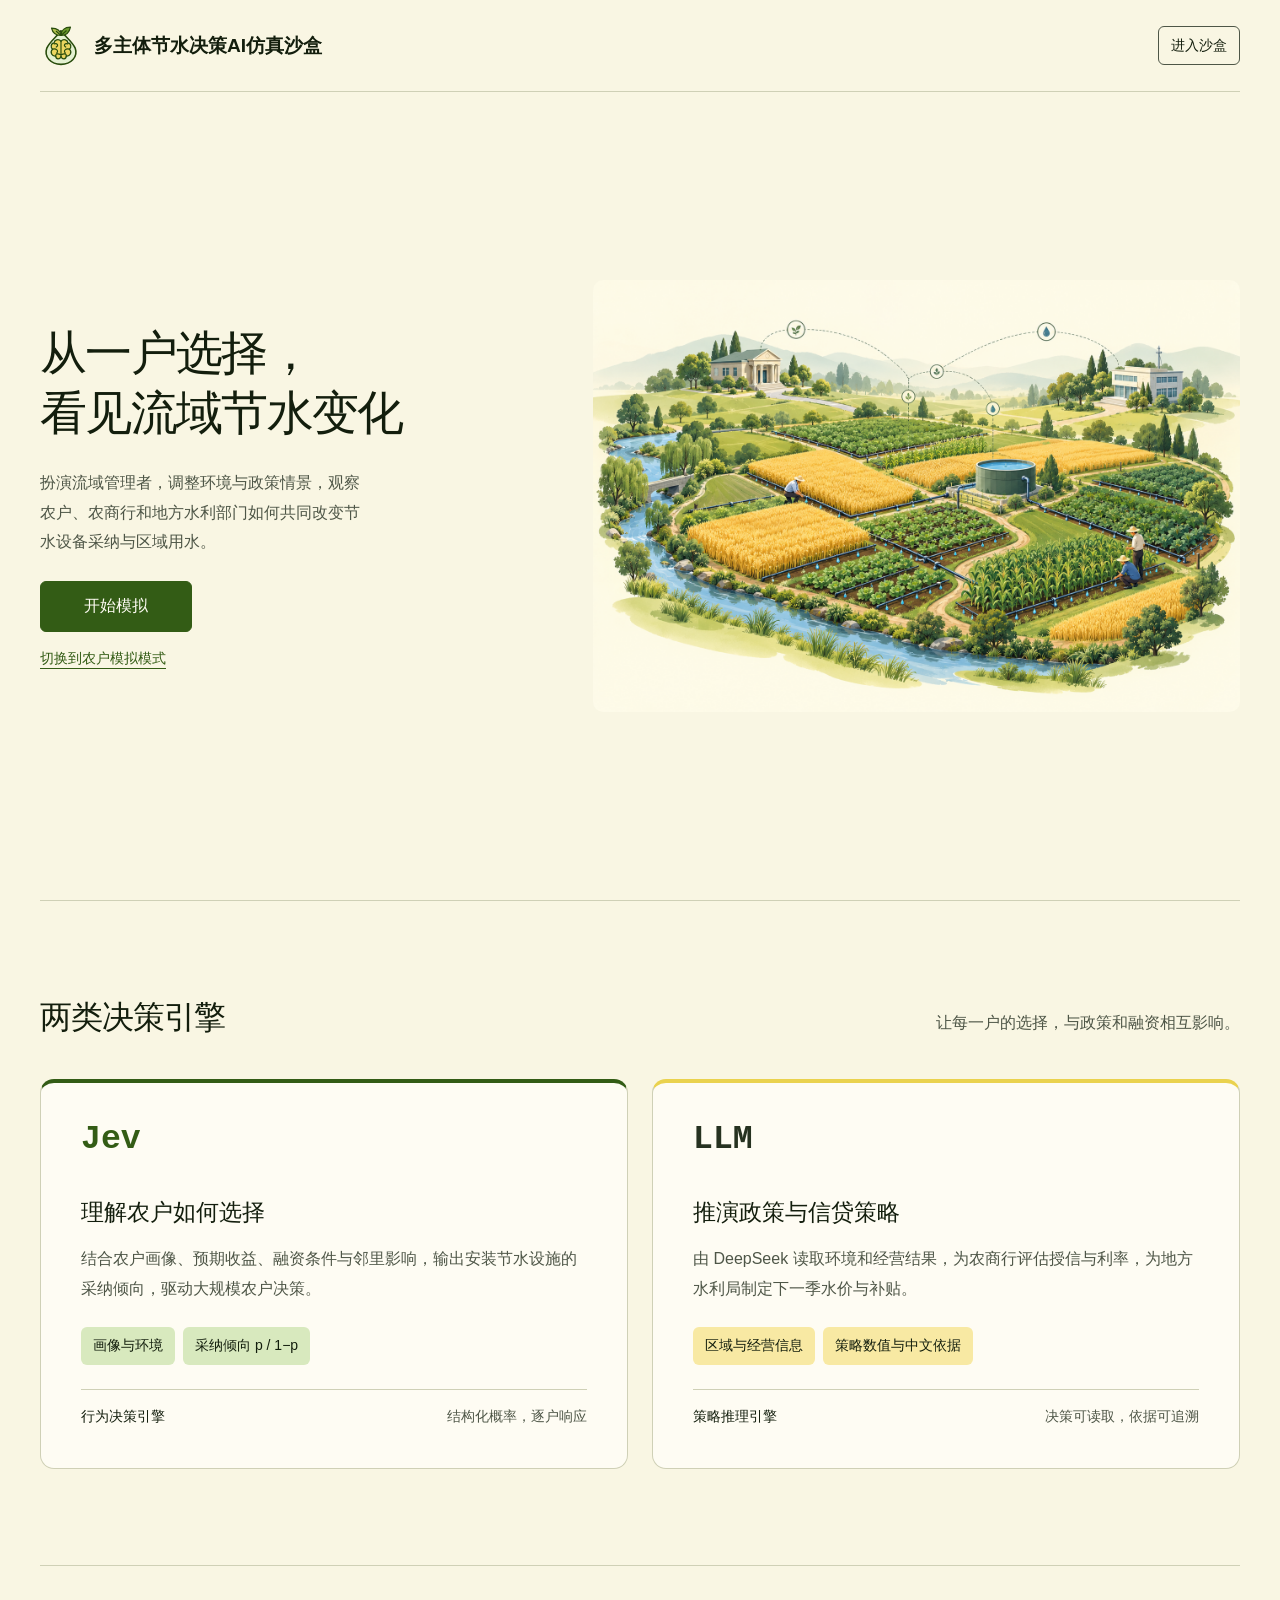
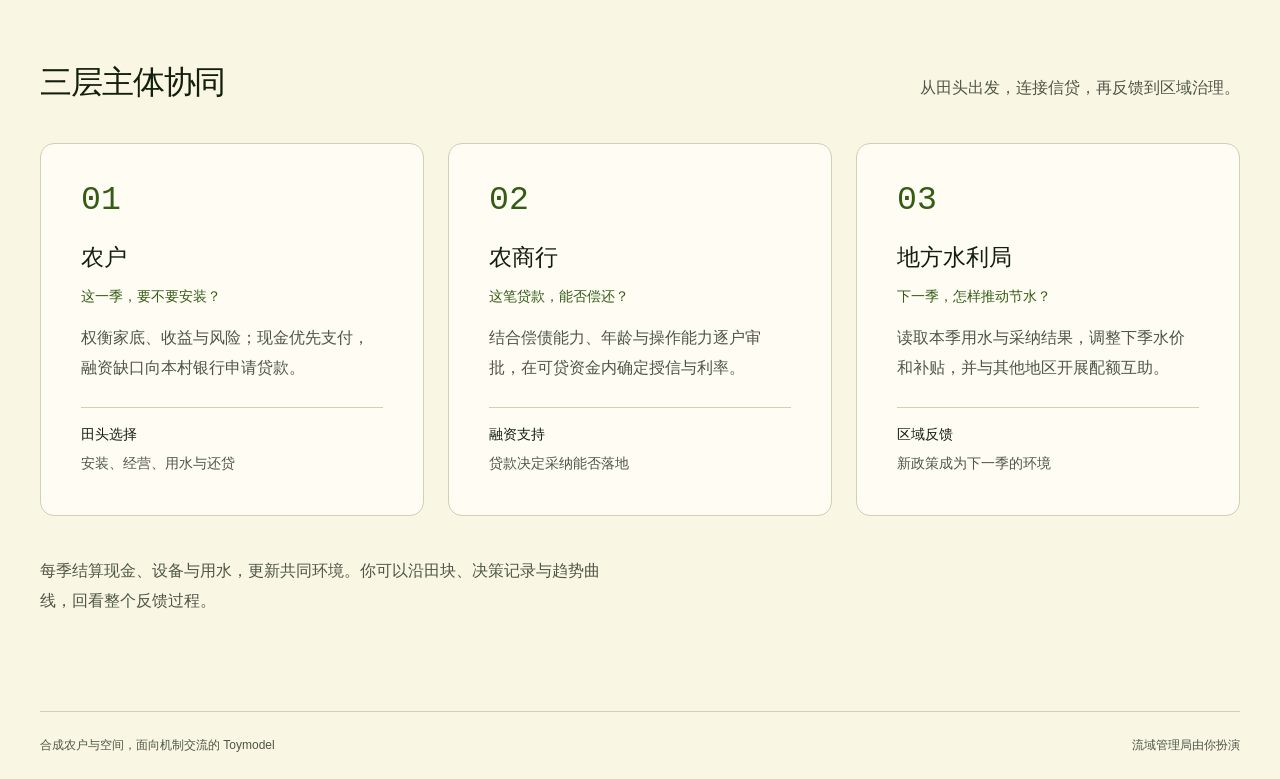
<file: frontend/index.html>
<!doctype html>
<html lang="zh-CN">
<head>
<meta charset="utf-8"><meta name="viewport" content="width=device-width, initial-scale=1">
<meta name="description" content="用Jev行为决策与LLM策略决策，探索农户、银行和水利部门如何共同影响节水采纳。">
<title>多主体节水决策AI仿真沙盒</title><link rel="icon" href="assets/logo.svg" type="image/svg+xml">
<link rel="stylesheet" href="css/landing.css"><script defer src="js/landing.js"></script>
</head>
<body><div class="landing-shell">
<header class="landing-header"><a class="landing-brand" href="/"><img src="assets/logo.svg" alt="" class="landing-mark" width="42" height="42"><span>多主体节水决策AI仿真沙盒</span></a><a href="sandbox.html" class="quiet-link">进入沙盒</a></header>
<main>
<section class="landing-hero" aria-labelledby="hero-title">
<div class="hero-copy"><h1 id="hero-title">从一户选择，<br>看见流域节水变化</h1>
<p class="hero-description">扮演流域管理者，调整环境与政策情景，观察农户、农商行和地方水利部门如何共同改变节水设备采纳与区域用水。</p>
<a id="start-simulation" class="start-button" href="sandbox.html">开始模拟</a><a class="farmer-entry" href="farmer.html">切换到农户模拟模式</a></div>
<figure class="hero-art"><img src="assets/water-saving-farm.png" alt="黄绿色农田中的滴灌设备、农户、农村银行与水利部门概念插画" width="1536" height="1024" fetchpriority="high"></figure>
</section>
<section class="coupling-section" aria-labelledby="coupling-title">
<div class="coupling-heading"><h2 id="coupling-title">两类决策引擎</h2><p>让每一户的选择，与政策和融资相互影响。</p></div>
<div class="engine-flow" aria-label="Jev与LLM双层耦合决策机制">
<article class="intro-card engine-card jev-card" data-reveal>
<div class="engine-wordmark" aria-hidden="true">Jev</div>
<h3>理解农户如何选择</h3><p class="card-description">结合农户画像、预期收益、融资条件与邻里影响，输出安装节水设施的采纳倾向，驱动大规模农户决策。</p>
<div class="engine-facts"><span>画像与环境</span><span>采纳倾向 p / 1−p</span></div>
<p class="card-outcome">行为决策引擎<span>结构化概率，逐户响应</span></p>
</article>
<article class="intro-card engine-card llm-card" data-reveal>
<div class="engine-wordmark" aria-hidden="true">LLM</div>
<h3>推演政策与信贷策略</h3><p class="card-description">由 DeepSeek 读取环境和经营结果，为农商行评估授信与利率，为地方水利局制定下一季水价与补贴。</p>
<div class="engine-facts"><span>区域与经营信息</span><span>策略数值与中文依据</span></div>
<p class="card-outcome">策略推理引擎<span>决策可读取，依据可追溯</span></p>
</article>
</div>
</section>
<section class="coupling-section collaboration-section" aria-labelledby="collaboration-title">
<div class="coupling-heading"><h2 id="collaboration-title">三层主体协同</h2><p>从田头出发，连接信贷，再反馈到区域治理。</p></div>
<div class="agent-flow" aria-label="农户、农商行、地方水利局的决策与反馈">
<article class="intro-card agent-card" data-reveal>
<span class="agent-number" aria-hidden="true">01</span><h3>农户</h3><p class="agent-question">这一季，要不要安装？</p>
<p class="card-description">权衡家底、收益与风险；现金优先支付，融资缺口向本村银行申请贷款。</p>
<p class="card-outcome">田头选择<span>安装、经营、用水与还贷</span></p>
</article>
<article class="intro-card agent-card" data-reveal>
<span class="agent-number" aria-hidden="true">02</span><h3>农商行</h3><p class="agent-question">这笔贷款，能否偿还？</p>
<p class="card-description">结合偿债能力、年龄与操作能力逐户审批，在可贷资金内确定授信与利率。</p>
<p class="card-outcome">融资支持<span>贷款决定采纳能否落地</span></p>
</article>
<article class="intro-card agent-card" data-reveal>
<span class="agent-number" aria-hidden="true">03</span><h3>地方水利局</h3><p class="agent-question">下一季，怎样推动节水？</p>
<p class="card-description">读取本季用水与采纳结果，调整下季水价和补贴，并与其他地区开展配额互助。</p>
<p class="card-outcome">区域反馈<span>新政策成为下一季的环境</span></p>
</article>
</div>
<p class="feedback-note">每季结算现金、设备与用水，更新共同环境。你可以沿田块、决策记录与趋势曲线，回看整个反馈过程。</p>
</section>
</main>
<footer class="landing-footer"><span>合成农户与空间，面向机制交流的 Toymodel</span><span>流域管理局由你扮演</span></footer>
</div></body></html>
</file>
<file: frontend/css/landing.css>
/* Hallmark · shape: app screen · genre: modern-minimal · theme: Furrow adapted to yellow-green by request
 * nav: compact application entry · signature: illustrated drip-irrigation parcels and dual-engine feedback
 * states: visible default, focus, active, reveal once · axes: light/grotesk-sans/warm · posture: committed · v2.0.0 */
/* Hallmark · pre-emit critique: preserve the illustrated entry; separate the two engines from the three agent roles. */
/* User-requested cards and staggered scroll entrances; each card reveals once and remains visible. */
@import url("./tokens.css");
@import url("./base.css");
:root { --landing-heading: clamp(2rem, 3.7vw, 3.5rem); --landing-section: clamp(1.6rem, 2.5vw, 2.3rem); --landing-wide-gap: 48px; --landing-reveal-duration: 600ms; --landing-reveal-stagger: 140ms; }
html, body { overflow-x: clip; }
.landing-shell { max-width: var(--container); margin-inline: auto; padding-inline: var(--space-xl); }
.landing-header { min-height: 92px; display: flex; align-items: center; justify-content: space-between; gap: var(--space-lg); border-bottom: 1px solid var(--color-rule); }
.landing-brand { display: inline-flex; align-items: center; gap: var(--space-sm); font-size: var(--text-lg); font-weight: 600; text-decoration: none; }
.landing-mark { display: block; width: 42px; height: 42px; flex-shrink: 0; }
.quiet-link { text-decoration: none; font-size: var(--text-sm); white-space: nowrap; padding: var(--space-xs) var(--space-sm); border: 1px solid var(--color-muted); border-radius: var(--radius-pill); }
.quiet-link:active { transform: translateY(1px); }
.landing-hero { display: grid; grid-template-columns: minmax(0, .92fr) minmax(0, 1.18fr); align-items: center; gap: var(--landing-wide-gap); padding-block: var(--space-xl); min-height: clamp(540px, calc(100svh - 92px), 850px); }
.hero-copy h1 { font-size: var(--landing-heading); line-height: 1.28; letter-spacing: -.035em; max-width: 16ch; font-weight: 600; }
.hero-description { font-size: var(--text-md); line-height: 1.85; max-width: 36ch; margin-top: var(--space-lg); color: var(--color-muted); }
.start-button { display: inline-flex; align-items: center; justify-content: center; min-height: 48px; min-width: 152px; padding: var(--space-sm) var(--space-lg); margin-top: var(--space-lg); border: 1px solid var(--color-accent); border-radius: var(--radius-pill); background: var(--color-accent); color: var(--color-accent-ink); font-weight: 500; text-decoration: none; }
.start-button:active { transform: translateY(1px); }
.hero-art { margin: 0; min-width: 0; }
.hero-art img { width: 100%; height: auto; aspect-ratio: 3 / 2; object-fit: contain; border-radius: var(--radius-card); }
.coupling-section { padding-block: var(--space-3xl); border-top: 1px solid var(--color-rule); }
.coupling-heading { display: flex; justify-content: space-between; align-items: baseline; flex-wrap: wrap; gap: var(--space-md); }
.coupling-heading h2 { font-size: var(--landing-section); line-height: 1.3; font-weight: 600; }
.coupling-heading > p { font-size: var(--text-md); color: var(--color-muted); }
.engine-flow, .agent-flow { display: grid; gap: var(--space-lg); margin-top: var(--space-xl); }
.engine-flow { grid-template-columns: repeat(2, minmax(0, 1fr)); }
.agent-flow { grid-template-columns: repeat(3, minmax(0, 1fr)); }
.intro-card { min-width: 0; padding: var(--space-xl); border: 1px solid var(--color-rule); border-radius: var(--radius-entry); background: var(--color-paper-2); }
.engine-card { border-top: 4px solid var(--color-accent); }
.llm-card { border-top-color: var(--color-yellow); }
.engine-wordmark { font-family: var(--font-code); font-size: var(--text-3xl); line-height: 1; font-weight: 600; color: var(--color-accent); margin-bottom: var(--space-xl); }
.llm-card .engine-wordmark { color: var(--color-ink-2); }
.intro-card h3 { font-size: var(--text-xl); line-height: 1.4; letter-spacing: 0; }
.card-description { margin-top: var(--space-md); line-height: 1.85; color: var(--color-muted); }
.engine-facts { display: flex; flex-wrap: wrap; gap: var(--space-xs); margin-block: var(--space-lg); }
.engine-facts span { padding: var(--space-xs) var(--space-sm); border-radius: var(--radius-pill); background: var(--color-accent-soft); font-size: var(--text-sm); }
.llm-card .engine-facts span { background: var(--color-pending); }
.card-outcome { display: flex; justify-content: space-between; flex-wrap: wrap; gap: var(--space-xs); padding-top: var(--space-md); margin-top: auto; border-top: 1px solid var(--color-rule); font-size: var(--text-sm); }
.card-outcome span { color: var(--color-muted); }
.agent-card { display: flex; flex-direction: column; align-items: flex-start; }
.agent-number { font-family: var(--font-code); font-size: var(--text-3xl); font-variant-numeric: tabular-nums; line-height: 1; color: var(--color-accent); margin-bottom: var(--space-lg); }
.agent-question { margin-top: var(--space-sm); font-size: var(--text-sm); color: var(--color-accent); }
.agent-card .card-description { margin-bottom: var(--space-lg); }
.agent-card .card-outcome { width: 100%; display: grid; }
.feedback-note { margin-top: var(--space-xl); max-width: 65ch; color: var(--color-muted); line-height: 1.85; }
@media (prefers-reduced-motion: no-preference) {
  .js .reveal-ready { opacity: 0; transform: translateY(28px); transition: opacity var(--landing-reveal-duration) var(--ease-out), transform var(--landing-reveal-duration) var(--ease-out); }
  .js .reveal-ready:nth-child(2) { transition-delay: var(--landing-reveal-stagger); }
  .js .reveal-ready:nth-child(3) { transition-delay: calc(var(--landing-reveal-stagger) * 2); }
  .js .reveal-ready.is-revealed { opacity: 1; transform: none; }
}
.landing-footer { padding-block: var(--space-lg); border-top: 1px solid var(--color-rule); display: flex; justify-content: space-between; gap: var(--space-lg); font-size: var(--text-xs); color: var(--color-muted); }
@media (hover: hover) { .quiet-link:hover { background: var(--color-paper-3); } .start-button:hover { background: var(--color-ink-2); } }
@media (max-width: 800px) { .landing-shell { padding-inline: var(--space-lg); } .landing-header { min-height: 80px; } .landing-brand { font-size: var(--text-md); } .landing-hero { grid-template-columns: minmax(0, 1fr); min-height: auto; gap: var(--space-lg); padding-block: var(--space-xl); } .hero-copy h1 { font-size: var(--text-3xl); } .hero-description { max-width: 40ch; } .hero-art { max-width: 600px; } .coupling-section { padding-block: var(--space-2xl); } .engine-flow, .agent-flow { grid-template-columns: minmax(0, 1fr); gap: var(--space-md); margin-top: var(--space-lg); } .intro-card { padding: var(--space-lg); } .landing-footer { flex-wrap: wrap; } .js .reveal-ready:nth-child(n) { transition-delay: 0ms; } }
@media (max-width: 440px) { .landing-shell { padding-inline: var(--space-md); } .landing-brand { max-width: 240px; gap: var(--space-xs); } .landing-brand > span:last-child { font-size: var(--text-sm); } .quiet-link { padding-inline: var(--space-xs); font-size: var(--text-xs); } }
@media (prefers-reduced-motion: reduce) { .start-button:active, .quiet-link:active { transform: none; } }
.farmer-entry { display: block; width: fit-content; margin-top: var(--space-md); color: var(--color-accent); font-size: var(--text-sm); text-underline-offset: 5px; }
</file>
